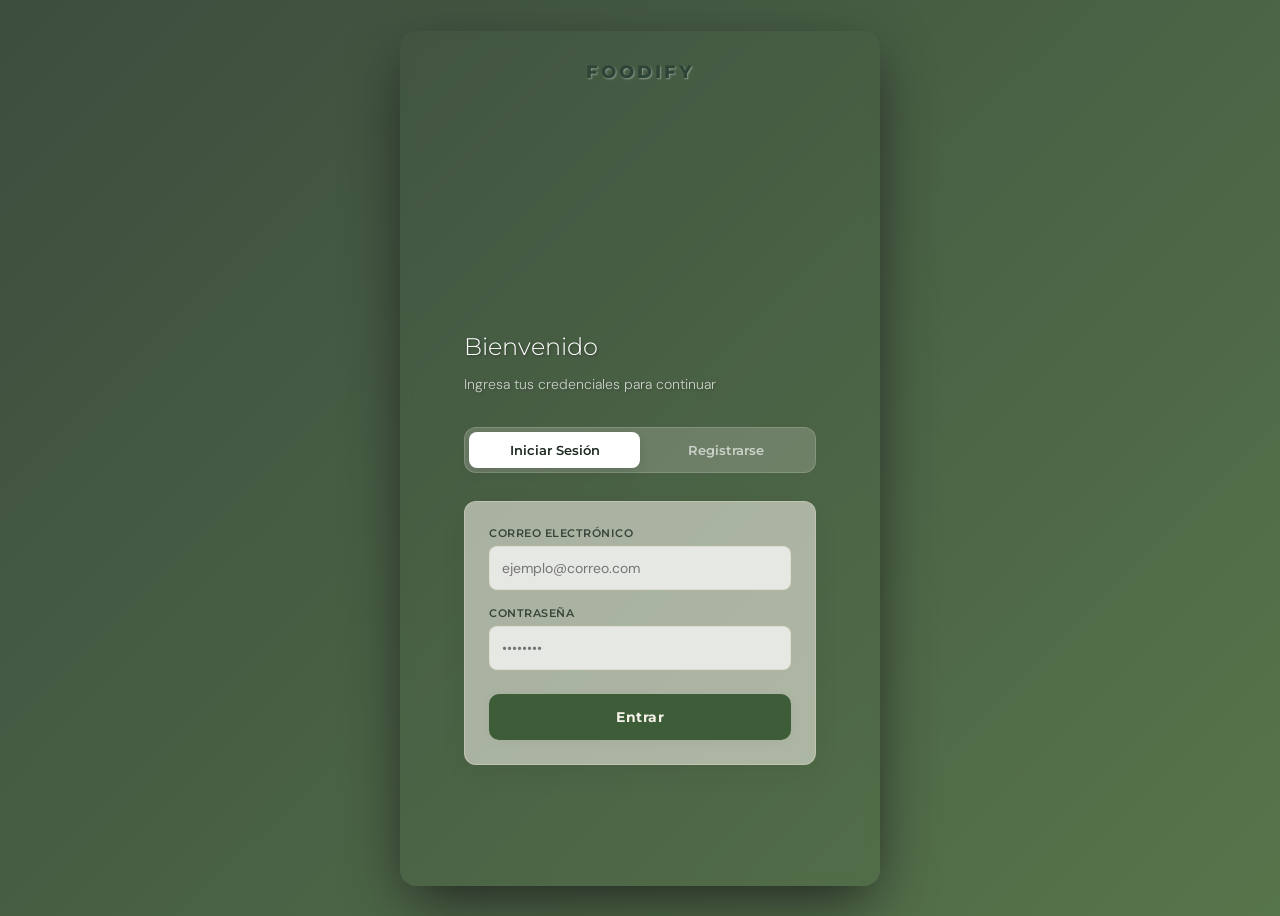
<file: index.html>
<!DOCTYPE html>
<html lang="es">
<head>
    <meta charset="UTF-8">
    <meta name="viewport" content="width=device-width, initial-scale=1.0">
    <title>Foodify - Autenticación</title>
    
    <link rel="preconnect" href="https://fonts.googleapis.com">
    <link rel="preconnect" href="https://fonts.gstatic.com" crossorigin>
    <link href="https://fonts.googleapis.com/css2?family=Montserrat:wght@300;400;500;600;700;800&display=swap" rel="stylesheet">
    <link href="https://fonts.googleapis.com/css2?family=DM+Sans:wght@300;400;500;600;700&display=swap" rel="stylesheet">
    
    <!-- CSS -->
    <link rel="stylesheet" href="foodify.css">
    
    <!-- JS -->
    <script src="foodify.js" defer></script>
</head>
<body>

    <div class="movil">
        
        <div class="cabecera_foodify" style="margin-top: 16px;">
            FOODIFY
        </div>

        <div class="contenido_movil">
            <div class="auth-container">
                
                <div>
                    <h1 class="titulo_seccion" id="auth-title">Bienvenido</h1>
                    <p class="subtitulo_seccion" id="auth-subtitle">Ingresa tus credenciales para continuar</p>
                </div>

                <div class="auth-tabs">
                    <button class="auth-tab-btn active" id="tab-login" onclick="cambiarModo('login')">Iniciar Sesión</button>
                    <button class="auth-tab-btn" id="tab-register" onclick="cambiarModo('register')">Registrarse</button>
                </div>

                <form id="form-login" class="auth-card" onsubmit="procesarAuth(event, 'login')">
                    <div class="form-group">
                        <label for="login-email">Correo Electrónico</label>
                        <input type="email" id="login-email" class="auth-input" placeholder="ejemplo@correo.com" required>
                    </div>
                    
                    <div class="form-group">
                        <label for="login-password">Contraseña</label>
                        <input type="password" id="login-password" class="auth-input" placeholder="••••••••" required>
                    </div>

                    <button type="submit" class="btn-submit">Entrar</button>
                </form>

                <form id="form-register" class="auth-card hidden" onsubmit="procesarAuth(event, 'register')">
                    <div class="form-group">
                        <label for="reg-name">Nombre Completo</label>
                        <input type="text" id="reg-name" class="auth-input" placeholder="Tu nombre" required>
                    </div>

                    <div class="form-group">
                        <label for="reg-email">Correo Electrónico</label>
                        <input type="email" id="reg-email" class="auth-input" placeholder="ejemplo@correo.com" required>
                    </div>
                    
                    <div class="form-group">
                        <label for="reg-password">Contraseña</label>
                        <input type="password" id="reg-password" class="auth-input" placeholder="Crea una contraseña" minlength="6" required>
                    </div>

                    <button type="submit" class="btn-submit">Crear Cuenta</button>
                </form>

            </div>
        </div>

    </div>

    <script>
        function cambiarModo(modo) {
            const tabLogin = document.getElementById('tab-login');
            const tabRegister = document.getElementById('tab-register');
            const formLogin = document.getElementById('form-login');
            const formRegister = document.getElementById('form-register');
            const title = document.getElementById('auth-title');
            const subtitle = document.getElementById('auth-subtitle');

            if (modo === 'login') {
                // Activar pestaña login
                tabLogin.classList.add('active');
                tabRegister.classList.remove('active');
                // Mostrar formulario login
                formLogin.classList.remove('hidden');
                formRegister.classList.add('hidden');
                // Cambiar textos informativos
                title.textContent = "Bienvenido";
                subtitle.textContent = "Ingresa tus credenciales para continuar";
            } else {
                // Activar pestaña registro
                tabRegister.classList.add('active');
                tabLogin.classList.remove('active');
                // Mostrar formulario registro
                formRegister.classList.remove('hidden');
                formLogin.classList.add('hidden');
                // Cambiar textos informativos
                title.textContent = "Crear Cuenta";
                subtitle.textContent = "Regístrate para empezar a controlar tu nutrición";
            }
        }

        function procesarAuth(event, tipo) {
            event.preventDefault(); // Evita que la página recargue
            
            if (tipo === 'login') {
                const email = document.getElementById('login-email').value;
                console.log("Iniciando sesión con:", email);
                window.location.href = 'foodify.html';
            } else {
                const name = document.getElementById('reg-name').value;
                console.log("Registrando usuario:", name);
                cambiarModo('login'); // Te pasa automáticamente al login tras registrarte
            }
        }
    </script>
</body>
</html>
</file>
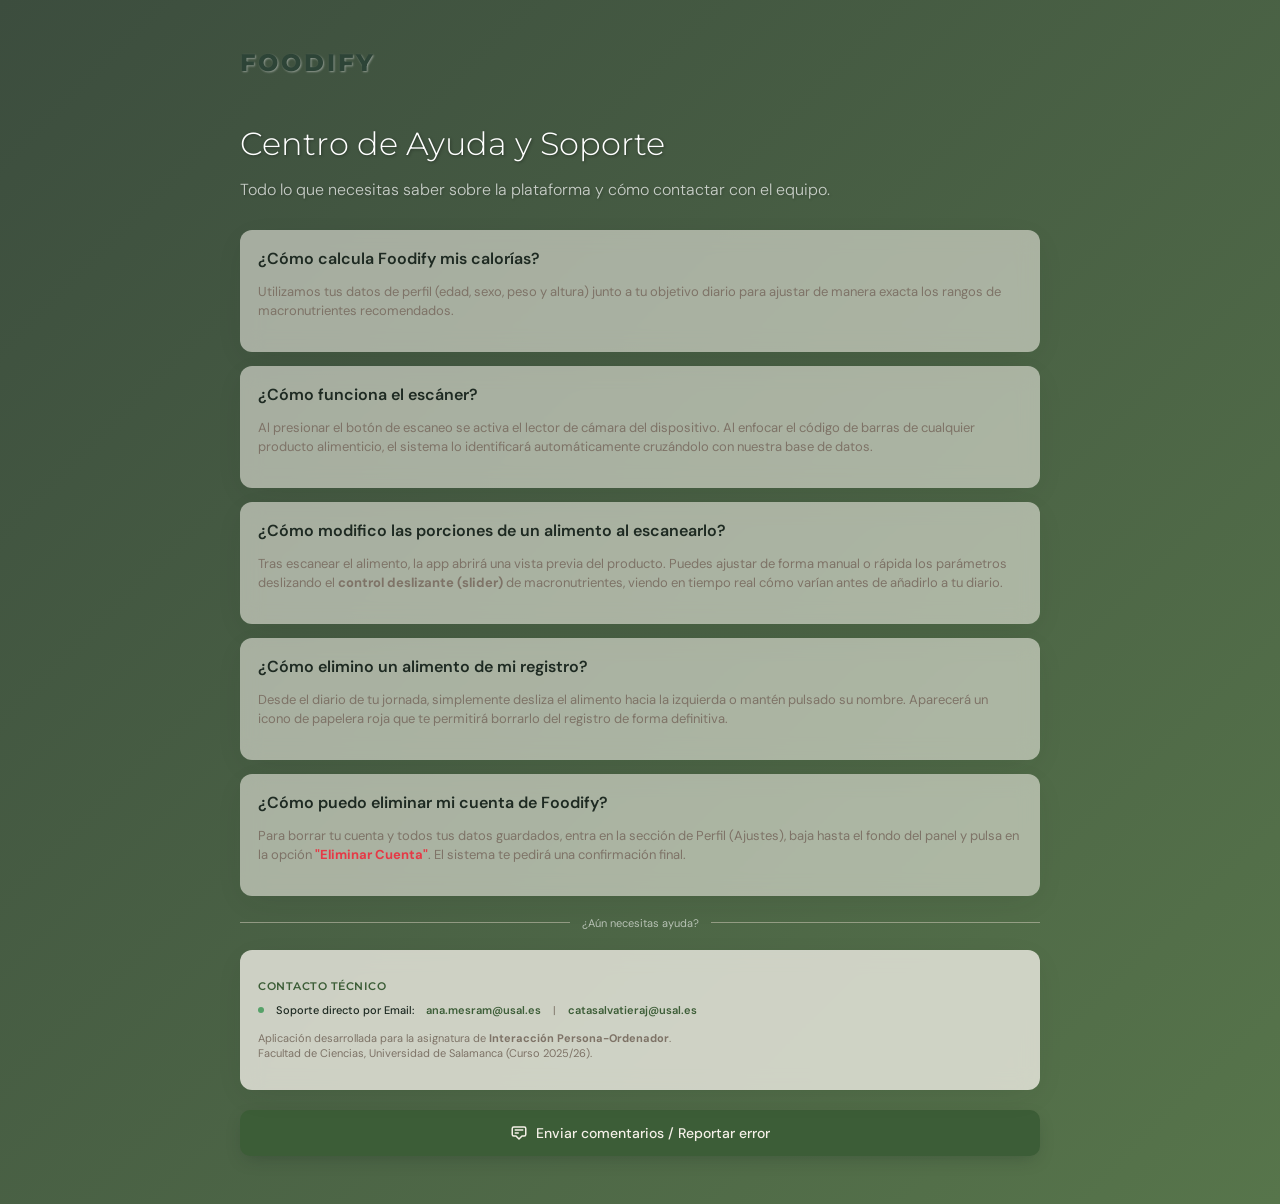
<file: ayuda.html>
<!DOCTYPE html>
<html lang="es">

<head>
    <meta charset="UTF-8">
    <meta name="viewport" content="width=device-width, initial-scale=1.0">
    
    <title>Foodify - Manual de Ayuda y Soporte</title>

    <link rel="preconnect" href="https://fonts.googleapis.com">
    <link rel="preconnect" href="https://fonts.gstatic.com" crossorigin>
    <link href="https://fonts.googleapis.com/css2?family=Montserrat:wght@300;400;500;600;700;800&display=swap" rel="stylesheet">
    <link href="https://fonts.googleapis.com/css2?family=DM+Sans:wght@300;400;500;600;700&display=swap" rel="stylesheet">
    
    <link rel="stylesheet" href="foodify.css">

    <style>
        /* Modificamos el body para que permita scroll natural en escritorio si es necesario */
        body {
            display: block;
            height: auto;
            min-height: 100vh;
            padding: 40px 20px;
            box-sizing: border-box;
        }
        /* Contenedor principal que limita el ancho máximo en escritorio para mantener la legibilidad */
        .contenedor-full {
            max-width: 800px;
            margin: 0 auto;
            animation: fadeUp .3s ease-out;
        }
        /* Ajuste para el textarea del reporte */
        .reporte-textarea {
            width: 100%;
            min-height: 100px;
            resize: vertical;
            margin-top: 10px;
            font-family: var(--letra_contenido);
        }
        /* Clase añadida para corregir el botón de cancelar integrado en vuestro diseño */
        .btn-secundario {
            display: flex;
            align-items: center;
            justify-content: center;
            padding: 14px 24px;
            border-radius: 10px;
            background: var(--muted);
            color: var(--muted-fg);
            font-family: inherit;
            font-size: 14px;
            font-weight: 500;
            border: none;
            cursor: pointer;
            transition: all .18s;
        }
        .btn-secundario:hover {
            background: rgba(217, 209, 194, 0.8);
            transform: translateY(-1px);
        }
        .btn-secundario:active {
            transform: translateY(0);
        }
    </style>
</head>

<body>

    <div class="contenedor-full">
        
        <header class="cabecera_foodify" style="justify-content: flex-start; padding: 0 0 20px 0; font-size: 24px;">
            FOODIFY
        </header>

        <div style="margin-bottom: 30px;">
            <h2 class="titulo_seccion" style="font-size: 32px;">Centro de Ayuda y Soporte</h2>
            <p class="subtitulo_seccion" style="font-size: 16px;">Todo lo que necesitas saber sobre la plataforma y cómo contactar con el equipo.</p>
        </div>

        <div class="card">
            <div style="display: flex; align-items: center; gap: 8px; margin-bottom: 12px;">
                <h3 class="rec-title" style="margin: 0; color: var(--fg); font-size: 16px;">¿Cómo calcula Foodify mis calorías?</h3>
            </div>
            <p class="rec-desc" style="font-size: 13px;">Utilizamos tus datos de perfil (edad, sexo, peso y altura) junto a tu objetivo diario para ajustar de manera exacta los rangos de macronutrientes recomendados.</p>
        </div>

        <div class="card">
            <div style="display: flex; align-items: center; gap: 8px; margin-bottom: 12px;">
                <h3 class="rec-title" style="margin: 0; color: var(--fg); font-size: 16px;">¿Cómo funciona el escáner?</h3>
            </div>
            <p class="rec-desc" style="font-size: 13px;">Al presionar el botón de escaneo se activa el lector de cámara del dispositivo. Al enfocar el código de barras de cualquier producto alimenticio, el sistema lo identificará automáticamente cruzándolo con nuestra base de datos.</p>
        </div>

        <div class="card">
            <div style="display: flex; align-items: center; gap: 8px; margin-bottom: 12px;">
                <h3 class="rec-title" style="margin: 0; color: var(--fg); font-size: 16px;">¿Cómo modifico las porciones de un alimento al escanearlo?</h3>
            </div>
            <p class="rec-desc" style="font-size: 13px;">Tras escanear el alimento, la app abrirá una vista previa del producto. Puedes ajustar de forma manual o rápida los parámetros deslizando el <strong>control deslizante (slider)</strong> de macronutrientes, viendo en tiempo real cómo varían antes de añadirlo a tu diario.</p>
        </div>

        <div class="card">
            <div style="display: flex; align-items: center; gap: 8px; margin-bottom: 12px;">
                <h3 class="rec-title" style="margin: 0; color: var(--fg); font-size: 16px;">¿Cómo elimino un alimento de mi registro?</h3>
            </div>
            <p class="rec-desc" style="font-size: 13px;">Desde el diario de tu jornada, simplemente desliza el alimento hacia la izquierda o mantén pulsado su nombre. Aparecerá un icono de papelera roja que te permitirá borrarlo del registro de forma definitiva.</p>
        </div>

        <div class="card">
            <div style="display: flex; align-items: center; gap: 8px; margin-bottom: 12px;">
                <h3 class="rec-title" style="margin: 0; color: var(--fg); font-size: 16px;">¿Cómo puedo eliminar mi cuenta de Foodify?</h3>
            </div>
            <p class="rec-desc" style="font-size: 13px;">Para borrar tu cuenta y todos tus datos guardados, entra en la sección de Perfil (Ajustes), baja hasta el fondo del panel y pulsa en la opción <strong style="color: #e63946;">"Eliminar Cuenta"</strong>. El sistema te pedirá una confirmación final.</p>
        </div>

        <div class="divider">
            <span>¿Aún necesitas ayuda?</span>
        </div>

        <div class="card" style="background: rgba(250, 246, 239, 0.75);">
            <h3 class="rec-title" style="color: var(--primary); font-family: var(--letra_titulo); text-transform: uppercase; font-size: 11px; letter-spacing: 0.5px; margin-bottom: 10px;">
                Contacto Técnico
            </h3>
            
            <div style="display: flex; flex-direction: column; gap: 10px;">
                <div class="nutrient-chip" style="display: flex; flex-wrap: wrap; gap: 12px;">
                    <span class="chip-dot" style="background: var(--primary-light); align-self: center;"></span>
                    <span style="color: var(--fg); font-weight: 500;">Soporte directo por Email:</span> 
                    <a href="mailto:ana.mesram@usal.es" style="color: var(--primary); text-decoration: none; font-weight: 600;">ana.mesram@usal.es</a>
                    <span style="color: var(--muted-fg);">|</span>
                    <a href="mailto:catasalvatieraj@usal.es" style="color: var(--primary); text-decoration: none; font-weight: 600;">catasalvatieraj@usal.es</a>
                </div>
                
                <p class="rec-desc" style="margin-top: 4px; font-size: 11px; line-height: 1.4;">
                    Aplicación desarrollada para la asignatura de <strong>Interacción Persona-Ordenador</strong>.<br>
                    Facultad de Ciencias, Universidad de Salamanca (Curso 2025/26).
                </p>
            </div>
        </div>

        <div style="margin-top: 20px;">
            
            <button id="btn-abrir-reporte" class="btn-primary" type="button" onclick="mostrarFormularioReporte()">
                <svg xmlns="http://www.w3.org/2000/svg" style="width:18px; height:18px;" fill="none" viewBox="0 0 24 24" stroke="currentColor" stroke-width="2">
                    <path stroke-linecap="round" stroke-linejoin="round" d="M7 8h10M7 12h4m1 8l-4-4H5a2 2 0 01-2-2V6a2 2 0 012-2h14a2 2 0 012 2v8a2 2 0 01-2 2h-3l-4 4z" />
                </svg>
                Enviar comentarios / Reportar error
            </button>

            <div id="card-formulario-reporte" class="card hidden" style="margin-top: 15px; animation: fadeIn 0.3s ease;">
                <label class="auth-label" for="texto-reporte" style="color: var(--fg); font-size: 13px;">Describe el problema o sugerencia:</label>
                <textarea id="texto-reporte" class="input reporte-textarea" placeholder="Escribe aquí tus comentarios..."></textarea>
                
                <div style="display: flex; gap: 12px; margin-top: 16px;">
                    <button class="btn-primary" style="background: var(--primary); width: auto; padding: 14px 28px;" onclick="enviarReporte()">
                        Confirmar y Enviar
                    </button>
                    <button class="btn-secundario" type="button" onclick="cancelarReporte()">
                        Cancelar
                    </button>
                </div>
            </div>

        </div>

    </div>

    <div id="toast-confirmacion" class="toast-msg hidden">
        ¡Mensaje enviado correctamente! OK
    </div>

    <script>
        function mostrarFormularioReporte() {
            document.getElementById('card-formulario-reporte').classList.remove('hidden');
            document.getElementById('btn-abrir-reporte').classList.add('hidden');
            document.getElementById('texto-reporte').focus();
        }

        function cancelarReporte() {
            document.getElementById('card-formulario-reporte').classList.add('hidden');
            document.getElementById('btn-abrir-reporte').classList.remove('hidden');
            document.getElementById('texto-reporte').value = ''; 
        }

        function enviarReporte() {
            const texto = document.getElementById('texto-reporte').value.trim();
            
            if (texto === "") {
                alert("Por favor, escribe un comentario antes de realizar el envío.");
                return;
            }

            document.getElementById('card-formulario-reporte').classList.add('hidden');
            document.getElementById('btn-abrir-reporte').classList.remove('hidden');
            document.getElementById('texto-reporte').value = '';

            const toast = document.getElementById('toast-confirmacion');
            toast.classList.remove('hidden');

            setTimeout(() => {
                toast.classList.add('hidden');
            }, 3000);
        }
    </script>

</body>
</html>
</file>
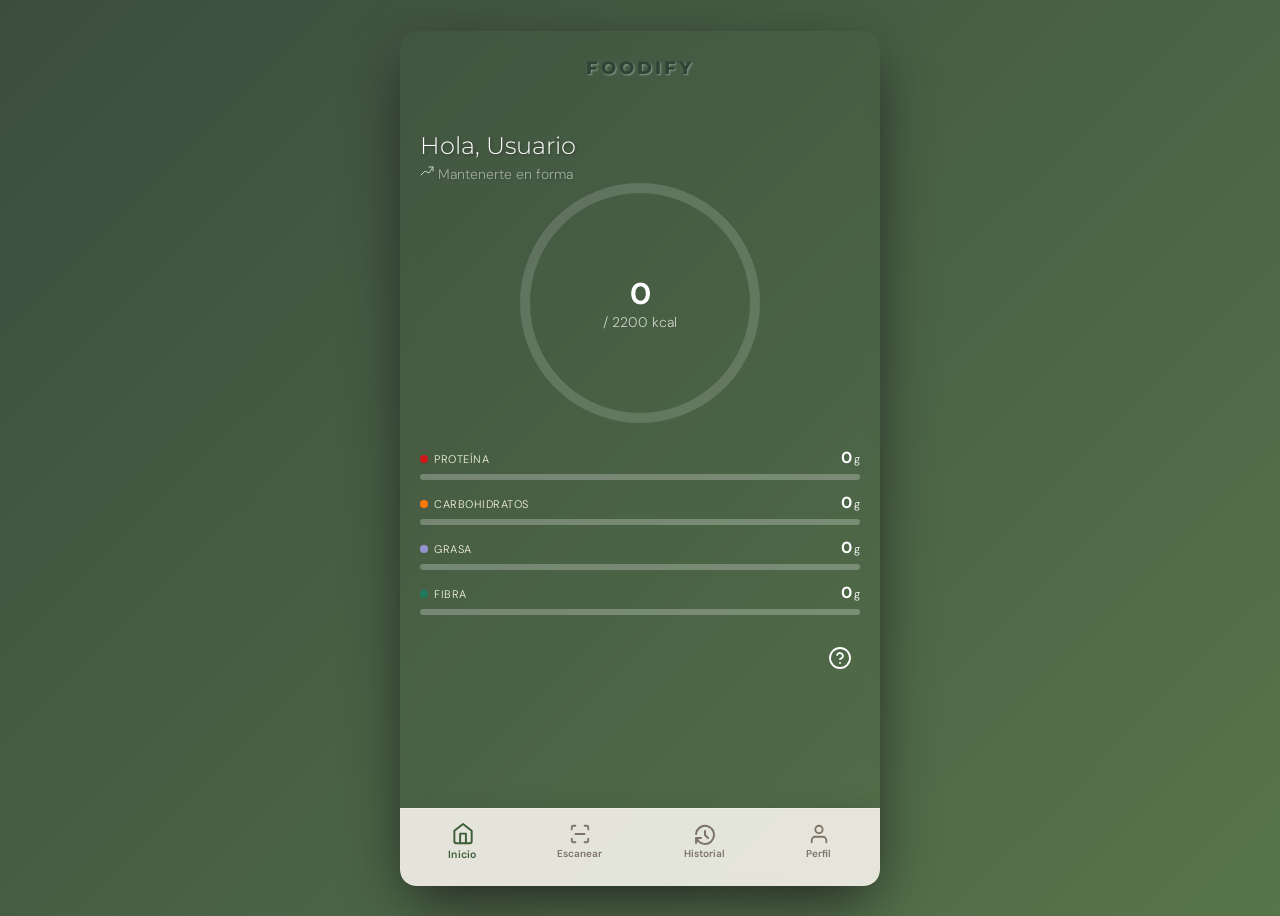
<file: foodify.html>
<!--Archivo: foodify.html
    Descripcion: Página principal de la aplicación
    Asignatura: Interacción Persona-Ordenador
                Tercero de Ingenieria en Informatica.
                Facultad de Ciencias, Universidad de Salamanca.
    Curso: 2025/26.
    Autoras: Mesón Ramos Ana Li y Salvatierra Jugo Catalina
    Version: 2.1 18/05/26.
-->

<!DOCTYPE html>
<html lang="es">

<head>
    <meta charset="UTF-8">
    <meta name="viewport" content="width=device-width, initial-scale=1.0">
    
    <!-- Título de página -->
    <title>Foodify - Nutrición Inteligente</title>

    <!-- Fuentes -->
    <link rel="preconnect" href="https://fonts.googleapis.com">
    <link rel="preconnect" href="https://fonts.gstatic.com" crossorigin>
    <link href="https://fonts.googleapis.com/css2?family=Montserrat:wght@300;400;500;600;700;800&display=swap" rel="stylesheet">
    <link href="https://fonts.googleapis.com/css2?family=DM+Sans:wght@300;400;500;600;700&display=swap" rel="stylesheet">
    
    <!-- CSS -->
    <link rel="stylesheet" href="foodify.css">
    
    <!-- JS -->
    <script src="foodify.js" defer></script>
</head>

<body>
    <!-- movil -->
    <div class="movil">
        
        <!-- cabecera Foodify-->
        <h1 class="cabecera_foodify">FOODIFY</h1>  
        
        <!-- contenido -->
        <div class="contenido_movil">

            <!-- inicio -->
            <div id="vista_inicio" class="view active">

                <!-- titulo seccion -->
                <h1 class="titulo_seccion"id="home-name"> Hola, Usuario </h1>
                
                <!-- subtitulo seccion -->
                <div class="subtitulo_seccion">
                    <svg class="icono_seccion">
                        <polyline points="1 10 5 6 9 8 13 2"/>
                        <polyline points="9 2 13 2 13 6"/></svg>
                    <span class="subtitulo_seccion" id="home-goal"> Mantenerte en forma</span>
                </div>

                <!-- contenido seccion -->
                <div class="anillo_calorias" id="calorie-ring-wrap"></div>
                <div id="home-nutrients"></div>
                <div class="barras_nutrientes"></div>

                <div style="display: flex; justify-content: flex-end; width: 100%; margin-top: 15px;">
                    <a href="ayuda.html" target="_blank" class="btn_flecha" title="Manual de Ayuda" style="padding: 4px 8px; display: flex; align-items: center; justify-content: center; text-decoration: none;">
                        <svg xmlns="http://www.w3.org/2000/svg" viewBox="0 0 24 24">
                            <circle cx="12" cy="12" r="10"/>
                            <path d="M9.09 9a3 3 0 0 1 5.83 1c0 2-3 3-3 3"/>
                            <line x1="12" y1="17" x2="12.01" y2="17"/>
                        </svg>
                    </a>
                </div>
        
            </div>

            <!-- escaner -->
            <div id="vista_escaner" class="view">

                <!-- titulo seccion -->
                <h1 class="titulo_seccion">Escanear</h1>

                <!-- subtitulo seccion -->
                <div class="subtitulo_seccion">
                   <svg class="icono_seccion" viewBox="0 0 24 24">
                        <path d="M4 8V4h4M16 4h4v4M4 16v4h4M16 20h4v-4" />
                        <line x1="2" y1="12" x2="22" y2="12"/>
                    </svg>
                    <span class="subtitulo_seccion"> Analiza y registra tus alimentos</span>
                </div>
                
                <!-- contenido seccion -->
                <div id="contenido_scaner"></div>

            </div>

            <!-- historial -->
            <div id="view-stats" class="view">

                <!-- titulo seccion -->
                <h1 class="titulo_seccion">Historial</h1>

                <!-- subtitulo seccion -->
                <div class="subtitulo_seccion">
                   <svg class="icono_seccion" viewBox="0 0 24 24">
                        <circle cx="12" cy="12" r="10" />
                        <polyline points="12 12 12 7" />
                        <polyline points="12 12 16 12" />
                    </svg>
                    <span class="subtitulo_seccion"> Conoce lo que comes</span>
                </div>

                <br>
                <!-- contenido seccion -->
                <div id="contenido_historial"></div>

            </div>
    
            <!-- perfil -->
            <div id="view-profile" class="view">
                
                <!-- contenido seccion -->
                <div id="contenido_perfil"></div>
            </div>

            <!-- detalle del alimento -->
            <div id="view-food-detail" class="view">
                
                <div style="display: table; width: 100%; margin-bottom: 16px;">
                    <div style="display: table-cell; vertical-align: middle; width: 40px;">
                        <button class="btn_flecha" onclick="navegar('scan')" style="padding: 4px; display: inline-block;">
                            <svg class="icono_seccion" viewBox="0 0 24 24" style="width: 20px; height: 20px;">
                                <line x1="19" y1="12" x2="5" y2="12" />
                                <polyline points="12 19 5 12 12 5" />
                            </svg>
                        </button>
                    </div>
                    <div style="display: table-cell; vertical-align: middle;">
                        <h1 class="titulo_seccion" style="margin: 0; padding-left: 8px;">Detalle del alimento</h1>
                    </div>
                </div>

                <div class="card" style="animation:scaleIn .4s ease;margin-bottom:16px">

                <!-- detalle alimento -->
                <div class="card" style="animation:scaleIn .4s ease;margin-bottom:16px">
                    <div style="display:flex;justify-content:space-between;align-items:flex-start;margin-bottom:4px">
                    <h2 style="font-size:20px;font-weight:300;color:var(--card-fg)" id="detail-name"></h2>
                    <span style="font-size:11px;background:var(--muted);color:var(--muted-fg);padding:4px 10px;border-radius:99px;font-weight:500" id="detail-serving-badge"></span>
                    </div>
                    <p style="font-size:36px;font-weight:800;color:var(--primary)" id="detail-cal-display"></p>
                </div>

                <!-- boton auto-ajustar -->
                <button class="btn-autoajustar" onclick="autoAjuste()">
                    <svg width="16" height="16" fill="none" stroke="currentColor" stroke-width="2" stroke-linecap="round" stroke-linejoin="round"><path d="M15 4V2a1 1 0 0 0-1-1H2a1 1 0 0 0-1 1v2"/><path d="M1 10v2a1 1 0 0 0 1 1h12a1 1 0 0 0 1-1v-2"/><path d="m5 8 3-3 3 3"/></svg>
                    Auto-ajustar según tu objetivo
                </button>

                <!-- detalles nutricionales -->
                <div class="card" id="detail-sliders"></div>

                <!-- botón confirmar -->
                <button class="btn-primary" onclick="confirmarComida()" style="margin-top:4px">
                    <svg viewBox="0 0 24 24" width="18" height="18" fill="none" stroke="currentColor" stroke-width="2.5" stroke-linecap="round" stroke-linejoin="round"><polyline points="20 6 9 17 4 12"/></svg>
                    Confirmar y guardar
                </button>

            </div>
        
        </div>  <!-- Fin de contenido -->

          <!-- menu -->
        <nav class="menu">

            <!-- boton inicio -->
            <button class="btn_menu active" data-view="home" onclick="navegar('home')">
                <!-- icono -->
                <svg class="icono_menu" viewBox="0 0 24 24">
                    <path d="M3 9l9-7 9 7v11a2 2 0 0 1-2 2H5a2 2 0 0 1-2-2z"/>
                    <polyline points="9 22 9 12 15 12 15 22"/>
                </svg>
                <!-- nombre -->
                <span>Inicio</span>      
            </button>
            
            <!-- boton escaner -->
            <button class="btn_menu" data-view="scan" onclick="navegar('scan')">
                <!-- icono -->
                <svg class="icono_menu" viewBox="0 0 24 24">
                    <path d="M3 7V5a2 2 0 0 1 2-2h2"/>
                    <path d="M17 3h2a2 2 0 0 1 2 2v2"/>
                    <path d="M21 17v2a2 2 0 0 1-2 2h-2"/>
                    <path d="M7 21H5a2 2 0 0 1-2-2v-2"/>
                    <line x1="7" y1="12" x2="17" y2="12"/>
                </svg>
                <!-- nombre -->
                <span>Escanear</span>
            </button>

            <!-- boton historial -->
            <button class="btn_menu" data-view="historial" onclick="navegar('historial')">
                <!-- icono -->
                <svg class="icono_menu">
                    <path d="M12 8v4l3 3" />
                    <path d="M3.05 11a9 9 0 1 1 .5 4m-.5 5v-5h5" />
                </svg>
                <!-- nombre -->
                <span>Historial</span>
            </button>

            <!-- boton perfil -->
            <button class="btn_menu" data-view="profile" onclick="navegar('profile')">
                <!-- icono -->
                <svg class="icono_menu" viewBox="0 0 24 24">
                    <path d="M20 21v-2a4 4 0 0 0-4-4H8a4 4 0 0 0-4 4v2"/>
                    <circle cx="12" cy="7" r="4"/>
                </svg>
                <!-- nombre -->
                <span>Perfil</span>
            </button>
        </nav>   <!-- Fin de menu -->
    
    </div>  <!-- Fin de movil -->

</body>

</html>
</file>
<file: foodify.css>
/* Archivo: foodify.css
    Descripcion: Página de estilos
    Asignatura: Interacción Persona-Ordenador
                Tercero de Ingenieria en Informatica.
                Facultad de Ciencias, Universidad de Salamanca.
    Curso: 2025/26.
    Autoras: Mesón Ramos Ana Li y Salvatierra Jugo Catalina
    Version: 2.1 18/05/26.
*/


:root
{
  --letra_titulo: 'Montserrat', sans-serif;
  --letra_contenido: 'DM Sans', sans-serif;

  --letra_contenido_color:  #fff;
  
  --color_sombra_movil: #1e211f;
  --color_titulo:#fff; 
  --color_sombra_titulo: 1px 1px 3px rgba(0,0,0,0.35);

  --color_titulo_foodify:#2d4437;
  --color_tarjeta_detalle:#bbceb7;

  --boton_cerrar:#597063a6;
  --boton_eliminar:rgba(179, 53, 39, 0.213);

  --fg: #1e2a22;
  --card: rgba(250, 246, 239, 0.55);
  --card-solid: #fff;
  --card-fg: #1e2a22;
  --primary: #3c5d37;
  --primary-light: #56a269;
  --primary-fg: #f5f0e8;
  --primary-glow: rgba(61,122,95,0.25);
  --muted: hsl(36,15%,88%);
  --muted-fg: hsl(30,10%,45%);
  --border: rgba(217,209,194,0.5);
  --protein: hsl(0,80%,45%);
  --carbs: hsl(28,95%,50%);
  --fat: hsl(240,40%,70%);
  --fiber: hsl(160,60%,30%);
  --wood: #6b5240;
  --green-soft: #72b08a;
  --scanner: #85a179;
  --radius: 12px;
  --shadow-card: 0 2px 16px -4px rgba(23,33,26,0.07);
  --shadow-elevated: 0 8px 32px -8px rgba(30,42,34,0.12);
  --shadow-glow: 0 0 24px -4px rgba(61,122,95,0.25);
  --shadow-text: 1px 1px 3px rgba(0,0,0,0.35);
}

/* Elemento General body */
body
{
  /* Tipogrfía */
  font-family:var(--letra_contenido);
  color:var(--letra_contenido_color);

  /* Fondo */
  background:linear-gradient(135deg,#3c4d3e,#57754b,#88b479,#383b21,#6b5240);
  background-size:400% 400%;
  animation:auroraBG 18s ease infinite;

  /* Formato y Tamaño */
  display:flex;
  align-items:center;
  justify-content:center;
  min-height:100vh;
  -webkit-font-smoothing:antialiased;
}

/* Animación del fondo */
@keyframes auroraBG
{
  0%{background-position:0% 50%}
  50%{background-position:100% 50%}
  100%{background-position:0% 50%}
}

.movil
{
  /* Tamaños*/
  width:100%;
  max-width:480px;
  height:100dvh;
  max-height:932px;
  height:min(95vh,900px);
  
  /* Formato */
  position:relative;
  overflow:hidden;
  display:flex;
  flex-direction:column;
  border-radius:16px;
  
  /* Fondo */
  background:transparent;
  backdrop-filter:blur(6px);
  box-shadow:0 20px 60px -10px var(--color_sombra_movil);
}

.menu
{
  position:absolute;
  bottom:0;
  left:0;
  right:0;
  display:flex;
  align-items:center;
  justify-content:space-around;
  background:rgba(250,246,239,0.88);
  backdrop-filter:blur(16px);
  -webkit-backdrop-filter:blur(16px);
  border-top:1px solid rgba(255,255,255,0.3);
  box-shadow:0 -6px 20px -6px rgba(30,42,34,0.12);
  padding:8px 8px 20px;z-index:10;
}

.btn_menu
{
  display:flex;
  flex-direction:column;
  align-items:center;
  gap:2px;
  background:none;
  border:none;
  cursor:pointer;
  padding:6px 14px;
  border-radius:12px;
  color:var(--muted-fg);
  transition:all .2s;
  font-family:var(--letra_contenido);
}

.btn_menu.active { color:var(--primary);transform:scale(1.05) }

.btn_menu svg { width:22px;height:22px }

.btn_menu span { font-size:10px;font-weight:600 }

.icono_menu
{
  fill: none;
  stroke: currentColor;

  stroke-width: 2;
  stroke-linecap: round;
  stroke-linejoin: round;
}


.cabecera_foodify
{
  /* Formato */
  display:flex;
  flex-shrink:0;
  justify-content:center;
  align-items:center;
  padding:14px 24px 8px;
  
  /* Tipogrfía */
  font-family:var(--letra_titulo);
  color:var(--color_titulo_foodify);
  font-weight:800;
  font-size:18px;
  letter-spacing:3px;  
  text-shadow:1px 1px 2px rgba(236,236,236,0.45);
}

.contenido_movil
{
  /* Formato */
  padding-bottom:80px;
  flex:1;

  /* Scroll */
  overflow-y:auto;
  overflow-x:hidden;
  scroll-behavior:smooth;
  -webkit-overflow-scrolling:touch;
  scrollbar-width:none;
}
/* Ocultar scrollbar (Chrome, Safari, Edge) */
.contenido::-webkit-scrollbar { display:none }

.titulo_seccion
{
  /* Tipografía */
  font-family:var(--letra_titulo);
  color: var(--color_titulo);
  font-weight:300;
  font-size:24px;
  text-shadow:var(--color_sombra_titulo);

  /* Formato */
  margin-bottom: 5px;
}

.subtitulo_seccion
{
  /* Tipografía */
  color:var(--color_titulo);
  font-size:14px;
  font-weight:300;
  text-shadow:var(--color_sombra_titulo);
  opacity:.7;
}

.icono_seccion
{
  /* Formato */
  width:14px;
  height:14px;
  fill:none;

  stroke:var(--color_titulo);
  stroke-width:1;
  stroke-linecap:round;
  stroke-linejoin:round;
}


.anillo_calorias
{
  /* Formato */
  position:relative;
  display:flex;
  align-items:center;
  justify-content:center;
  width:240px;
  height:240px;
  margin:0 auto 24px;
}

.barras_nutrientes
{
  /* Formato */
  display:flex;
  justify-content:space-between;
  align-items:center;
  margin-bottom:12px;
}

.btn_flecha {
  display: flex;
  align-items: center;
  justify-content: center;
  border: none;
  background: none;
  border-radius: 8px;
  cursor: pointer;
}

/* 👇 AÑADE ESTO: Aplica las propiedades directamente al icono interno */
.btn_flecha svg {
  width: 24px;
  height: 24px;
  stroke: var(--color_titulo);
  stroke-width: 1.8;
  stroke-linecap: round;
  stroke-linejoin: round;
  fill: none; /* Evita que la flecha se tape con un fondo negro */
}
.btn-autoajustar
{
  width:100%;
  display:flex;
  align-items:center;
  justify-content:center;
  gap:8px;
  padding:14px;
  border-radius:10px;
  border:1.5px solid var(--primary);
  color:var(--primary);
  background:transparent;
  font:inherit;
  font-size:14px;
  cursor:pointer;transition:all .2s;
  margin-bottom:16px
}

.btn-autoajustar:hover
{ 
  background:rgba(85,107,69,.08) 
}





.view
{
    display:none;
    padding:16px 20px;
    animation:fadeUp .3s ease-out
}
.view.active
{
    display:block
}

@keyframes fadeUp
{
    from{opacity:0;transform:translateY(12px)}to{opacity:1;transform:translateY(0)}
}

@keyframes scaleIn
{
    from{opacity:0;transform:scale(.96)}to{opacity:1;transform:scale(1)}
}

@keyframes fadeIn
{
    from{opacity:0;transform:translateY(8px)}to{opacity:1;transform:translateY(0)}
}


.input {
  width: 100%;
  padding: 10px 14px;
  border-radius: 8px;
  border: 1px solid var(--border);
  background: var(--muted);
  color: var(--card-fg);
  font: inherit;
  font-size: 14px;
  outline: none;
  transition: border .2s;
  box-sizing: border-box; /* 👈 Esto evita que los inputs se salgan del recuadro */
}

.card
{
  background:var(--card);
  backdrop-filter:blur(10px);-webkit-backdrop-filter:blur(10px);
  border-radius:var(--radius);padding:18px;
  box-shadow:var(--shadow-elevated);margin-bottom:14px;
  transition:transform .18s ease,box-shadow .18s ease;
}

.card:hover{transform:translateY(-2px);box-shadow:0 14px 34px -12px rgba(30,42,34,0.3)}
.nutrient-bar{margin-bottom:12px}
.nutrient-bar .row{display:flex;justify-content:space-between;align-items:baseline;margin-bottom:4px}
.nutrient-bar .dot{width:8px;height:8px;border-radius:50%;display:inline-block}
.nutrient-bar .label{font-size:11px;font-weight:300;letter-spacing:.5px;display:flex;align-items:center;gap:6px}
.nutrient-bar .val{font-size:16px;font-weight:700}
.nutrient-bar .val small{font-size:11px;font-weight:300;margin-left:2px}
.nutrient-bar .track{height:6px;border-radius:6px;background:rgba(255,255,255,.25);overflow:hidden}
.nutrient-bar .fill{height:100%;border-radius:6px;transition:width .5s ease}

.food-item
{
  background:var(--card);border:1px solid var(--border);border-radius:10px;
  padding:14px;margin-bottom:8px;display:flex;justify-content:space-between;align-items:center;
  cursor:pointer;transition:all .2s;backdrop-filter:blur(6px);
}
.food-item:hover{background:rgba(250,246,239,0.75);transform:translateY(-1px)}
.food-item:active{transform:scale(.98)}
.food-item .name{font-size:14px;font-weight:600;color:var(--card-fg)}
.food-item .sub{font-size:11px;color:var(--muted-fg);margin-top:2px}
.food-item .kcal{font-size:14px;font-weight:700;white-space:nowrap;color:var(--card-fg)}
.food-item .kcal small{font-size:10px;font-weight:400;color:var(--muted-fg)}

.input{
  width:100%;padding:10px 14px;border-radius:8px;border:1px solid var(--border);
  background:var(--muted);color:var(--card-fg);font:inherit;font-size:14px;outline:none;transition:border .2s;
}




.btn-primary
{
  width:100%;display:flex;align-items:center;justify-content:center;gap:8px;
  padding:14px;border-radius:10px;background:var(--primary);color:var(--primary-fg);
  font:inherit;font-size:14px;font-weight:500;border:none;cursor:pointer;
  box-shadow:0 6px 18px -6px rgba(30,42,34,0.35);transition:all .18s;
}
.btn-primary:hover{transform:translateY(-2px);box-shadow:0 10px 26px -8px rgba(30,42,34,0.45)}
.btn-primary:active{transform:translateY(1px)}

.input:focus{border-color:var(--primary)}
.search-wrap{position:relative;margin-bottom:16px}
.search-wrap svg{position:absolute;left:12px;top:50%;transform:translateY(-50%);color:var(--muted-fg);width:16px;height:16px}
.search-wrap .input{padding-left:36px}
.scan-idle{display:flex;flex-direction:column;align-items:center;padding-top:40px}
.scan-ring-outer{position:relative;width:220px;height:220px;margin-bottom:32px}
.pulse-ring{
  position:absolute;inset:0;border-radius:50%;
  background:rgba(219,234,207,0.08);
  animation:pulseRing 2s ease-out infinite;
}
.pulse-ring:nth-child(2){inset:16px;animation-delay:0.5s;background:rgba(61,122,95,0.12)}
.scan-btn-big{
  position:absolute;inset:32px;border-radius:50%;
  background:rgba(214,221,195,0.7);border:none;cursor:pointer;
  display:flex;align-items:center;justify-content:center;
  box-shadow:var(--shadow-glow);transition:transform .15s;
  color:rgb(100,120,80);backdrop-filter:blur(8px);
}
.scan-btn-big:active{transform:scale(.93)}
.scan-btn-big svg{width:36px;height:36px}
@keyframes pulseRing{0%{transform:scale(.85);opacity:.6}50%{transform:scale(1.08);opacity:.15}100%{transform:scale(.85);opacity:.6}}
.scan-hint{font-size:13px;color:rgba(255,255,255,0.7);text-align:center;line-height:1.5;text-shadow:var(--shadow-text)}
.scanner-area{
  position:relative;width:224px;height:224px;border-radius:24px;
  background:var(--card);border:1px solid var(--border);overflow:hidden;
  box-shadow:var(--shadow-card);margin:0 auto 24px;
  display:flex;align-items:center;justify-content:center;
  backdrop-filter:blur(8px);
}
.scanner-icon{color:var(--primary);opacity:0.3}
.scanner-line{
  position:absolute;left:0;right:0;height:2px;
  background:var(--scanner);box-shadow:0 0 12px var(--scanner);
  animation:scanLine 2s ease-in-out infinite;
}
@keyframes scanLine{0%,100%{top:10%;opacity:.3}50%{top:85%;opacity:1}}
.scanning-text{font-size:13px;color:rgba(255,255,255,0.7);text-align:center;animation:blink 1s ease infinite;text-shadow:var(--shadow-text)}
@keyframes blink{0%,100%{opacity:1}50%{opacity:.4}}
.divider{display:flex;align-items:center;gap:12px;margin:20px 0}
.divider::before,.divider::after{content:'';flex:1;height:1px;background:var(--border)}
.divider span{font-size:11px;opacity:.6}
.slider-group{margin-bottom:16px}
.slider-group .row{display:flex;justify-content:space-between;align-items:baseline;margin-bottom:6px}
.slider-group .lbl{font-size:11px;font-weight:600;text-transform:uppercase;letter-spacing:.5px;color:var(--muted-fg)}
.slider-group .val{font-size:18px;font-weight:700;color:var(--card-fg)}
.slider-group .val small{font-size:11px;font-weight:400;color:var(--muted-fg);margin-left:2px}
input[type=range]{width:100%;height:8px;border-radius:8px;outline:none;cursor:pointer;-webkit-appearance:none;appearance:none}
input[type=range]::-webkit-slider-thumb{-webkit-appearance:none;width:18px;height:18px;border-radius:50%;background:var(--primary);border:2px solid #fff;cursor:pointer;box-shadow:var(--shadow-glow)}
input[type=range]::-moz-range-thumb{width:18px;height:18px;border-radius:50%;background:var(--primary);border:2px solid #fff;cursor:pointer}
.chart-container{display:flex;align-items:flex-end;gap:12px;height:120px;padding-top:8px}
.chart-bar-wrap{flex:1;display:flex;flex-direction:column;align-items:center;gap:4px}
.chart-bar{width:100%;border-radius:8px 8px 0 0;min-height:6px;transition:height .5s ease}
.chart-label{font-size:9px;color:var(--muted-fg)}
.chart-value{font-size:10px;color:var(--muted-fg);font-weight:600}
.rec-card{display:flex;gap:12px;align-items:flex-start}
.rec-icon{width:40px;height:40px;border-radius:12px;display:flex;align-items:center;justify-content:center;flex-shrink:0}
.rec-icon.green{background:rgba(61,122,95,0.15);color:var(--primary)}
.rec-icon.teal{background:rgba(76,206,160,0.15);color:#3aaf86}
.rec-icon.warm{background:rgba(107,82,64,0.15);color:var(--wood)}
.rec-icon.soft{background:rgba(114,176,138,0.15);color:var(--green-soft)}
.rec-title{font-size:13px;font-weight:600;margin-bottom:3px}
.rec-desc{font-size:11px;color:var(--muted-fg);line-height:1.5}
.timeline{position:relative;padding-left:20px}
.timeline::before{content:'';position:absolute;left:7px;top:8px;bottom:8px;width:1px;background:rgba(255,255,255,.2)}
.timeline-group{margin-bottom:24px;position:relative}
.timeline-dot{position:absolute;left:-20px;top:4px;width:14px;height:14px;border-radius:50%;background:var(--primary);border:2px solid rgba(255,255,255,.3)}
.timeline-header{display:flex;justify-content:space-between;align-items:baseline;margin-bottom:8px}
.timeline-date{font-size:15px;font-weight:500;text-transform:capitalize}
.timeline-total{font-size:11px;opacity:.6}
.history-card{background:var(--card-solid);border:1px solid rgba(217,209,194,0.4);border-radius:10px;padding:14px;margin-bottom:8px}
.history-card .top{display:flex;justify-content:space-between;align-items:flex-start}
.history-card .chips{display:flex;flex-wrap:wrap;gap:8px;margin-top:6px}
.nutrient-chip{display:inline-flex;align-items:center;gap:4px;font-size:11px;color:var(--muted-fg)}
.nutrient-chip .chip-dot{width:6px;height:6px;border-radius:50%;display:inline-block}
.avatar-circle{
  width:72px;height:72px;border-radius:50%;
  background:rgba(61,122,95,0.12);
  display:flex;align-items:center;justify-content:center;margin:0 auto 8px;
  font-family:var(--letra_titulo);font-size:28px;font-weight:700;color:var(--primary);
}
.grid-2{display:grid;grid-template-columns:1fr 1fr;gap:12px}
.label{display:block;font-size:11px;text-transform:uppercase;letter-spacing:.5px;font-weight:300;color:var(--muted-fg);margin-bottom:4px}
.sex-btns{display:flex;gap:4px}
.sex-btn{
  flex:1;padding:8px;font-size:11px;font-weight:500;border-radius:8px;
  border:none;cursor:pointer;transition:all .2s;font-family:inherit;
}
.sex-btn.active{background:var(--primary);color:var(--primary-fg)}
.sex-btn:not(.active){background:var(--muted);color:var(--muted-fg)}
.goal-grid{display:grid;grid-template-columns:1fr 1fr;gap:8px}
.goal-card{
  padding:14px;border-radius:10px;cursor:pointer;transition:all .2s;text-align:left;
  border:2px solid transparent;background:rgba(250,246,239,0.6);backdrop-filter:blur(6px);
}
.goal-card.active{background:rgba(61,122,95,.08);border-color:var(--primary)}
.goal-card .emoji{font-size:20px}
.goal-card .glabel{font-size:12px;font-weight:500;margin-top:4px}
.goal-card.active .glabel{color:var(--primary)}
.stats-grid{display:grid;grid-template-columns:1fr 1fr;gap:10px;margin-top:12px}
.stat-card{
  background:var(--card);backdrop-filter:blur(8px);border-radius:var(--radius);
  padding:14px;box-shadow:var(--shadow-card);
  display:flex;flex-direction:column;align-items:center;text-align:center;
  transition:transform .18s;
}
.stat-card:hover{transform:translateY(-2px)}
.stat-card svg{color:var(--primary);margin-bottom:8px}
.stat-val{font-size:18px;font-weight:700}
.stat-label{font-size:10px;color:var(--muted-fg);margin-top:2px}
.saved-check{display:flex;flex-direction:column;align-items:center;padding-top:60px;animation:fadeUp .3s ease-out}
.check-circle{
  width:72px;height:72px;border-radius:50%;
  background:rgba(61,122,95,0.12);
  display:flex;align-items:center;justify-content:center;
  color:var(--primary);margin-bottom:16px;
}
.toast-msg{
  position:fixed;bottom:80px;left:50%;transform:translateX(-50%);
  background:var(--card-solid);color:var(--card-fg);padding:10px 24px;
  border-radius:99px;font-size:14px;box-shadow:0 4px 20px rgba(0,0,0,.15);
  z-index:100;animation:fadeIn .3s ease;font-family:var(--letra_contenido);
}

/* ==========================================
   ESTILOS DE AUTENTICACIÓN
   ========================================== */
.auth-container {
    max-width: 400px;
    margin: 0 auto;
    padding: 40px 24px;
    display: flex;
    flex-direction: column;
    justify-content: center;
    min-height: 100vh;
    box-sizing: border-box;
    font-family: 'DM Sans', sans-serif;
}

.auth-header {
    text-align: center;
    margin-bottom: 32px;
}

.auth-logo {
    font-family: 'Montserrat', sans-serif;
    font-weight: 800;
    font-size: 32px;
    letter-spacing: 2px;
    color: var(--primary, #2ecc71);
    margin: 0 0 8px 0;
}

.auth-subtitle {
    font-size: 14px;
    color: var(--muted-fg, #7f8c8d);
    margin: 0;
}

.auth-card {
    background: var(--card-bg, #ffffff);
    border-radius: 16px;
    padding: 24px;
    box-shadow: 0 8px 24px rgba(0, 0, 0, 0.05);
    border: 1px solid var(--border, #e2e8f0);
}

.auth-label {
    display: block;
    font-size: 12px;
    font-weight: 600;
    margin-bottom: 6px;
    color: var(--card-fg, #2c3e50);
}

.auth-switch-text {
    text-align: center;
    font-size: 13px;
    margin-top: 24px;
    color: var(--text-on-bg, #34495e);
}

.auth-switch-text a {
    color: var(--primary, #2ecc71);
    font-weight: 600;
    text-decoration: none;
    margin-left: 4px;
}

.auth-switch-text a:hover {
    text-decoration: underline;
}

/* Botón de cierre de sesión rojo sutil para el perfil */
.btn-logout {
    display: flex;
    align-items: center;
    justify-content: center;
    gap: 8px;
    width: 100%;
    background: rgba(231, 76, 60, 0.1);
    color: #e74c3c;
    border: none;
    padding: 12px;
    border-radius: 10px;
    font-weight: 600;
    font-size: 14px;
    cursor: pointer;
    margin-top: 24px;
    transition: background 0.2s ease;
}

.btn-logout:hover {
    background: rgba(231, 76, 60, 0.2);
}


  
        .auth-container {
            padding: 24px;
            display: flex;
            flex-direction: column;
            gap: 20px;
        }

        /* Selector superior/Pestañas bien colocado */
        .auth-tabs {
            display: flex;
            background: rgba(250, 246, 239, 0.2);
            backdrop-filter: blur(4px);
            border-radius: 12px;
            padding: 4px;
            border: 1px solid rgba(255, 255, 255, 0.15);
            margin-bottom: 8px;
        }

        .auth-tab-btn {
            flex: 1;
            background: none;
            border: none;
            padding: 10px;
            font-family: var(--letra_titulo);
            font-weight: 600;
            font-size: 13px;
            color: rgba(255, 255, 255, 0.65);
            cursor: pointer;
            border-radius: 8px;
            transition: all 0.25s ease;
        }

        .auth-tab-btn.active {
            background: var(--card-solid);
            color: var(--fg);
            box-shadow: 0 4px 12px rgba(0, 0, 0, 0.1);
        }

        /* Tarjetas de formulario basadas en tus variables traslúcidas */
        .auth-card {
            background: var(--card);
            border-radius: var(--radius);
            padding: 24px;
            box-shadow: var(--shadow-elevated);
            border: 1px solid var(--border);
            backdrop-filter: blur(12px);
            -webkit-backdrop-filter: blur(12px);
            display: flex;
            flex-direction: column;
            gap: 16px;
            transition: all 0.3s ease;
        }

        .form-group {
            display: flex;
            flex-direction: column;
            gap: 6px;
        }

        .form-group label {
            font-family: var(--letra_titulo);
            font-size: 11px;
            font-weight: 600;
            text-transform: uppercase;
            letter-spacing: 0.5px;
            color: var(--card-fg);
            opacity: 0.8;
        }

        /* Inputs estéticos alineados a la UI */
        .auth-input {
            font-family: var(--letra_contenido);
            font-size: 14px;
            padding: 12px;
            border: 1px solid var(--border);
            border-radius: 8px;
            background: rgba(255, 255, 255, 0.7);
            color: var(--fg);
            outline: none;
            transition: all 0.2s ease;
        }

        .auth-input:focus {
            background: var(--card-solid);
            border-color: var(--primary);
            box-shadow: 0 0 0 3px var(--primary-glow);
        }

        /* Botones principales */
        .btn-submit {
            font-family: var(--letra_titulo);
            font-weight: 700;
            font-size: 14px;
            letter-spacing: 0.5px;
            color: var(--primary-fg);
            background: var(--primary);
            border: none;
            padding: 14px;
            border-radius: 10px;
            cursor: pointer;
            box-shadow: var(--shadow-card);
            transition: all 0.2s ease;
            margin-top: 8px;
        }

        .btn-submit:hover {
            background: var(--primary-light);
            transform: translateY(-1px);
        }

        .btn-submit:active {
            transform: translateY(0);
        }

        /* Clases auxiliares para alternar vistas */
        .hidden {
            display: none !important;
        }
</file>
